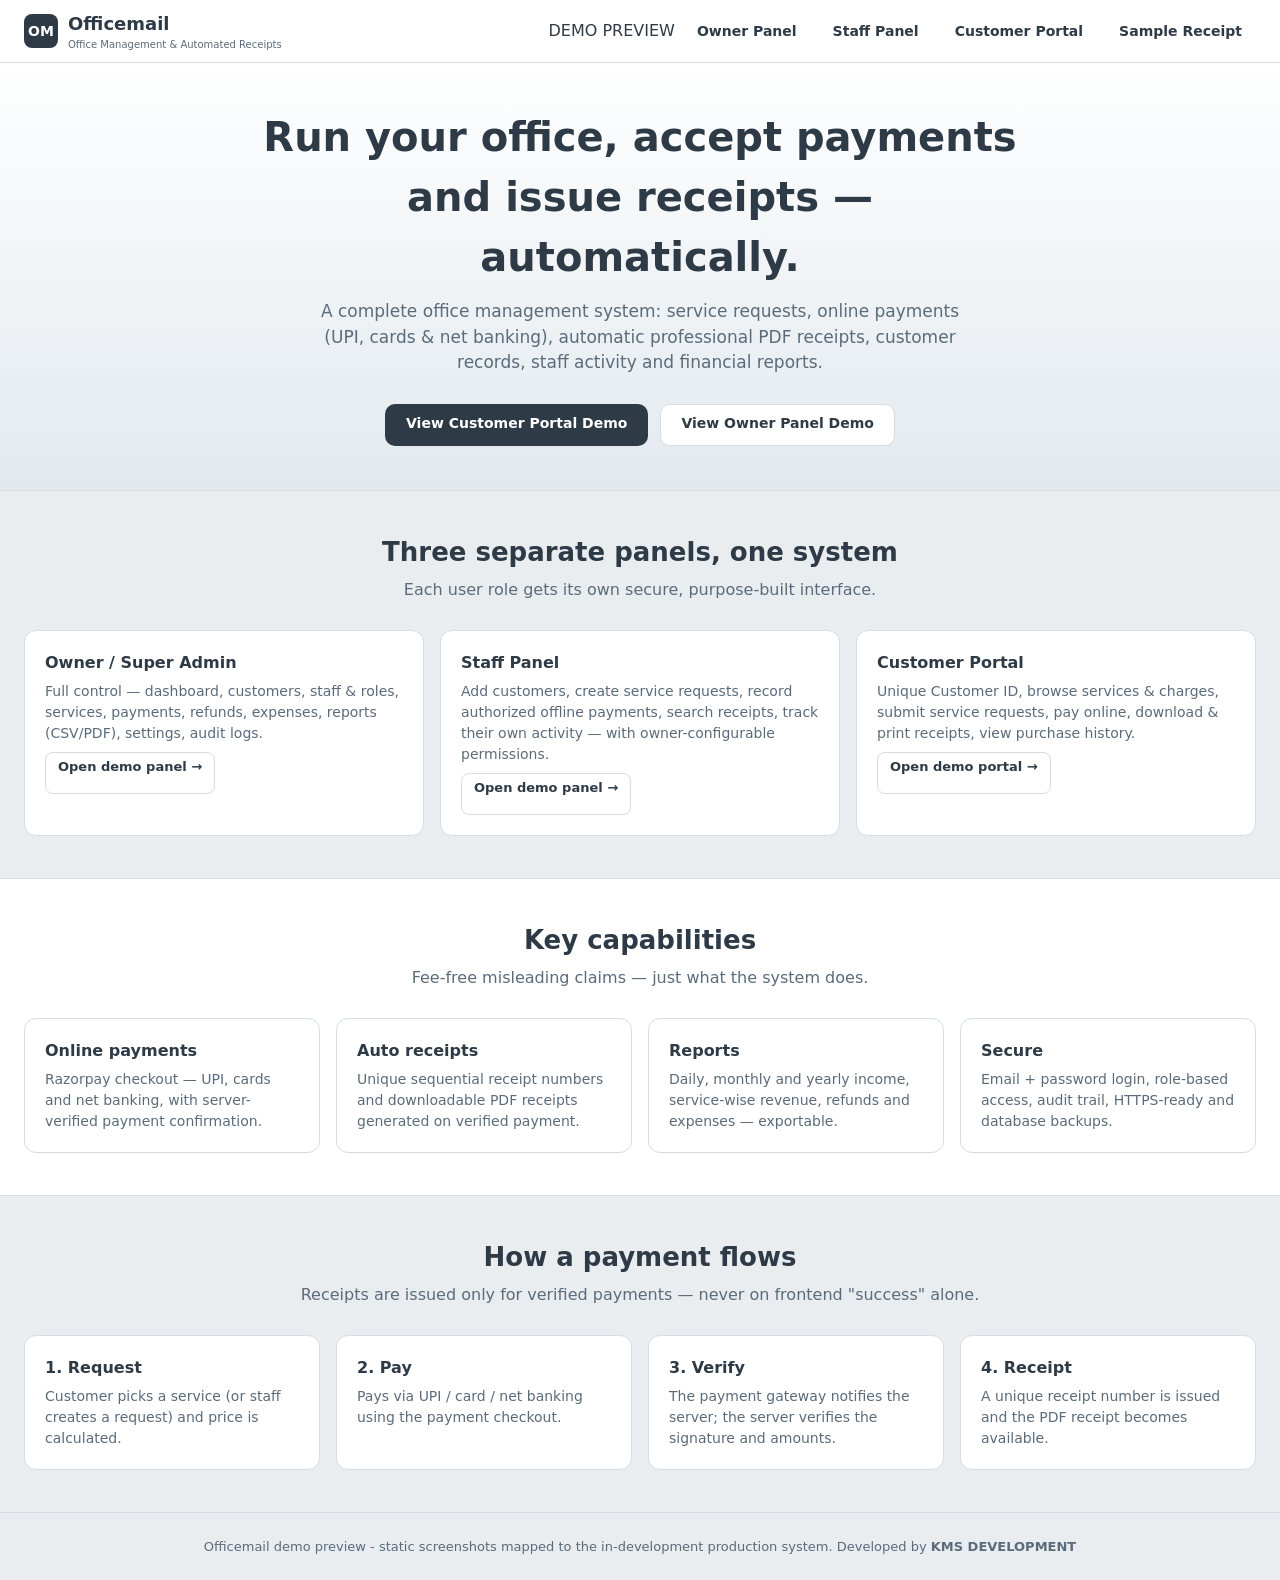
<file: index.html>
<!-- Officemail — DEMO LANDING PAGE (static preview, no backend) -->
<!DOCTYPE html>
<html lang="en">
<head>
  <meta charset="UTF-8" />
  <meta name="viewport" content="width=device-width, initial-scale=1.0, maximum-scale=1.0, viewport-fit=cover" />
  <title>Officemail — Office &amp; Payment Receipt Management (Demo)</title>
  <meta name="theme-color" content="#2E3A46" />
  <link rel="manifest" href="manifest.webmanifest" />
  <link rel="icon" type="image/svg+xml" href="icon.svg" />
  <link rel="stylesheet" href="style.css" />
</head>
<body>
  <header class="topbar">
    <a class="brand" href="index.html">
      <div class="logo">OM</div>
      <div>Officemail<small>Office Management &amp; Automated Receipts</small></div></a>
    <nav class="nav">
      <span class="demo-mode">DEMO PREVIEW</span>
      <a href="owner.html">Owner Panel</a>
      <a href="staff.html">Staff Panel</a>
      <a href="customer.html">Customer Portal</a>
      <a href="receipt.html">Sample Receipt</a>
      
    </nav>
    <button class="menu-toggle" aria-label="Open menu"><svg width="20" height="20" viewBox="0 0 24 24" fill="none" stroke="currentColor" stroke-width="2" stroke-linecap="round"><path d="M4 7h16M4 12h16M4 17h16"/></svg></button>
  </header>

  <div class="hero">
    <h1>Run your office, accept payments and issue receipts — automatically.</h1>
    <p class="lead">
      A complete office management system: service requests, online payments (UPI, cards &amp; net banking),
      automatic professional PDF receipts, customer records, staff activity and financial reports.
    </p>
    <div class="cta">
      <a class="btn btn-primary" href="customer.html">View Customer Portal Demo</a>
      <a class="btn btn-outline" href="owner.html">View Owner Panel Demo</a>
    </div>
  </div>

  <section>
    <h2 class="section-title">Three separate panels, one system</h2>
    <p class="section-sub">Each user role gets its own secure, purpose-built interface.</p>
    <div class="grid grid-3">
      <div class="card">
        <h3>Owner / Super Admin</h3>
        <p>Full control — dashboard, customers, staff &amp; roles, services, payments, refunds, expenses, reports (CSV/PDF), settings, audit logs.</p>
        <div class="spacer"></div>
        <a class="btn btn-sm btn-outline" href="owner.html">Open demo panel →</a>
      </div>
      <div class="card">
        <h3>Staff Panel</h3>
        <p>Add customers, create service requests, record authorized offline payments, search receipts, track their own activity — with owner-configurable permissions.</p>
        <div class="spacer"></div>
        <a class="btn btn-sm btn-outline" href="staff.html">Open demo panel →</a>
      </div>
      <div class="card">
        <h3>Customer Portal</h3>
        <p>Unique Customer ID, browse services &amp; charges, submit service requests, pay online, download &amp; print receipts, view purchase history.</p>
        <div class="spacer"></div>
        <a class="btn btn-sm btn-outline" href="customer.html">Open demo portal →</a>
      </div>
    </div>
  </section>

  <section style="background:#fff;border-top:1px solid var(--border);border-bottom:1px solid var(--border);">
    <h2 class="section-title">Key capabilities</h2>
    <p class="section-sub">Fee-free misleading claims — just what the system does.</p>
    <div class="grid grid-4">
      <div class="card"><h3>Online payments</h3><p>Razorpay checkout — UPI, cards and net banking, with server-verified payment confirmation.</p></div>
      <div class="card"><h3>Auto receipts</h3><p>Unique sequential receipt numbers and downloadable PDF receipts generated on verified payment.</p></div>
      <div class="card"><h3>Reports</h3><p>Daily, monthly and yearly income, service-wise revenue, refunds and expenses — exportable.</p></div>
      <div class="card"><h3>Secure</h3><p>Email + password login, role-based access, audit trail, HTTPS-ready and database backups.</p></div>
    </div>
  </section>

  <section>
    <h2 class="section-title">How a payment flows</h2>
    <p class="section-sub">Receipts are issued only for verified payments — never on frontend "success" alone.</p>
    <div class="grid grid-4">
      <div class="card"><h3>1. Request</h3><p>Customer picks a service (or staff creates a request) and price is calculated.</p></div>
      <div class="card"><h3>2. Pay</h3><p>Pays via UPI / card / net banking using the payment checkout.</p></div>
      <div class="card"><h3>3. Verify</h3><p>The payment gateway notifies the server; the server verifies the signature and amounts.</p></div>
      <div class="card"><h3>4. Receipt</h3><p>A unique receipt number is issued and the PDF receipt becomes available.</p></div>
    </div>
  </section>

  <footer>
    Officemail demo preview - static screenshots mapped to the in-development production system.  Developed by <b>KMS DEVELOPMENT</b>
  </footer>
  <script src="app.js"></script>
</body>
</html>
</file>
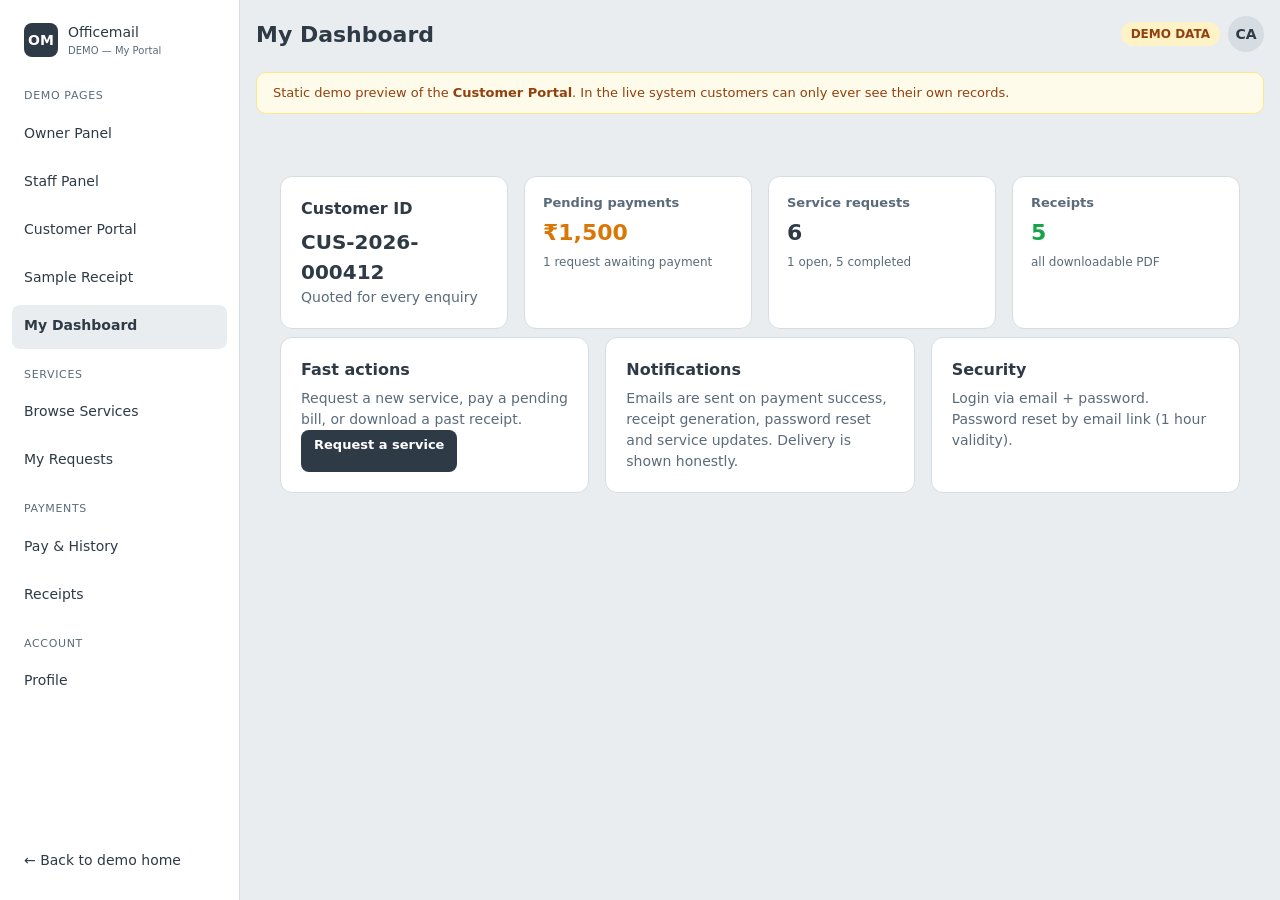
<file: customer.html>
<!-- Officemail — DEMO CUSTOMER PORTAL (static preview, sample data only) -->
<!DOCTYPE html>
<html lang="en">
<head>
  <meta charset="UTF-8" />
  <meta name="viewport" content="width=device-width, initial-scale=1.0" />
  <title>Customer Portal — Officemail (Demo)</title>
  <meta name="theme-color" content="#2E3A46" />
  <link rel="manifest" href="manifest.webmanifest" />
  <link rel="icon" type="image/svg+xml" href="icon.svg" />
  <link rel="stylesheet" href="style.css" />
</head>
<body>
  <div class="mobilebar"><button class="sidebar-toggle" aria-label="Open menu"><svg width="20" height="20" viewBox="0 0 24 24" fill="none" stroke="currentColor" stroke-width="2" stroke-linecap="round"><path d="M4 7h16M4 12h16M4 17h16"/></svg></button><a class="brand" href="index.html" style="font-size:15px"><div class="logo" style="width:30px;height:30px;font-size:12px">OM</div><div>Officemail<small>DEMO</small></div></a></div>
  <div class="app">
    <aside class="sidebar" id="sidebar">
      <a class="brand" href="index.html" style="padding:6px 12px 12px">
        <div class="logo">OM</div>
        <div>Officemail<small>DEMO — My Portal</small></div></a>
      <div class="group">Demo pages</div>
      <a href="owner.html">Owner Panel</a>
      <a href="staff.html">Staff Panel</a>
      <a href="customer.html">Customer Portal</a>
      <a href="receipt.html">Sample Receipt</a>
      <a class="active" href="#" data-target="#page-dash">My Dashboard</a>
      <div class="group">Services</div>
      <a href="#" data-target="#page-services">Browse Services</a>
      <a href="#" data-target="#page-requests">My Requests</a>
      <div class="group">Payments</div>
      <a href="#" data-target="#page-payments">Pay &amp; History</a>
      <a href="#" data-target="#page-receipts">Receipts</a>
      <div class="group">Account</div>
      <a href="#" data-target="#page-profile">Profile</a>
      <a href="index.html" style="margin-top:auto">← Back to demo home</a>
    </aside>

    <main class="main">
      <div class="main-header">
        <h1>My Dashboard</h1>
        <div class="right">
          <span class="badge badge-amber">DEMO DATA</span>
          <div class="avatar">CA</div>
        </div>
      </div>
      <div class="note">Static demo preview of the <b>Customer Portal</b>. In the live system customers can only ever see their own records.</div>

      <!-- DASH -->
      <section data-page id="page-dash">
        <div class="grid grid-4">
          <div class="card"><h3>Customer ID</h3><p style="font-size:20px;font-weight:800;color:var(--primary)">CUS-2026-000412</p><p class="muted">Quoted for every enquiry</p></div>
          <div class="stat amber"><div class="label">Pending payments</div><div class="value">₹1,500</div><div class="sub">1 request awaiting payment</div></div>
          <div class="stat"><div class="label">Service requests</div><div class="value">6</div><div class="sub">1 open, 5 completed</div></div>
          <div class="stat green"><div class="label">Receipts</div><div class="value">5</div><div class="sub">all downloadable PDF</div></div>
        </div>
        <div class="spacer"></div>
        <div class="grid grid-3">
          <div class="card"><h3>Fast actions</h3><p>Request a new service, pay a pending bill, or download a past receipt.</p><a class="btn btn-sm btn-primary" href="#" data-target="#page-services">Request a service</a></div>
          <div class="card"><h3>Notifications</h3><p>Emails are sent on payment success, receipt generation, password reset and service updates. Delivery is shown honestly.</p></div>
          <div class="card"><h3>Security</h3><p>Login via email + password. Password reset by email link (1 hour validity).</p></div>
        </div>
      </section>

      <!-- SERVICES -->
      <section data-page hidden id="page-services">
        <div class="main-header" style="margin-bottom:10px"><h2>Available Services</h2></div>
        <div class="grid grid-3">
          <div class="card"><h3>Sample Document Filing</h3><p>Filing of sample documents with the concerned office. 3 working days.</p><p style="font-size:17px;font-weight:800;margin-top:8px">₹500.00</p><button class="btn btn-sm btn-primary" style="margin-top:8px">Request &amp; pay</button></div>
          <div class="card"><h3>Sample Registration Package</h3><p>Complete application assistance end-to-end. Weekly status updates. 7 days.</p><p style="font-size:17px;font-weight:800;margin-top:8px">₹1,500.00</p><button class="btn btn-sm btn-primary" style="margin-top:8px">Request &amp; pay</button></div>
          <div class="card"><h3>Sample Certificate Service</h3><p>Certificate processing and collection. Typical turnaround 5 days.</p><p style="font-size:17px;font-weight:800;margin-top:8px">₹750.00</p><button class="btn btn-sm btn-primary" style="margin-top:8px">Request &amp; pay</button></div>
        </div>
      </section>

      <!-- REQUESTS -->
      <section data-page hidden id="page-requests">
        <div class="main-header" style="margin-bottom:10px"><h2>My Service Requests</h2></div>
        <div class="table-wrap"><table>
          <thead><tr><th>Request</th><th>Service</th><th>Amount</th><th>Status</th><th></th></tr></thead>
          <tbody>
            <tr><td>SR-2026-000512</td><td>Sample Registration Package</td><td>₹1,500.00</td><td><span class="badge badge-slate">REQUESTED</span></td><td><button class="btn btn-sm btn-primary">Pay now</button></td></tr>
            <tr><td>SR-2026-000502</td><td>Sample Document Filing</td><td>₹500.00</td><td><span class="badge badge-blue">IN PROGRESS</span></td><td><button class="btn btn-sm btn-outline">Details</button></td></tr>
            <tr><td>SR-2026-000244</td><td>Sample Certificate Service</td><td>₹750.00</td><td><span class="badge badge-green">COMPLETED</span></td><td><button class="btn btn-sm btn-outline">Receipt</button></td></tr>
          </tbody>
        </table></div>
      </section>

      <!-- PAYMENTS -->
      <section data-page hidden id="page-payments">
        <div class="main-header" style="margin-bottom:10px"><h2>Payments</h2></div>
        <div class="table-wrap"><table>
          <thead><tr><th>Payment Ref</th><th>Item</th><th>Method</th><th>Amount</th><th>Status</th><th></th></tr></thead>
          <tbody>
            <tr><td>PAY-2026-4c1f8820</td><td>Sample Registration Package</td><td>—</td><td>₹1,500.00</td><td><span class="badge badge-amber">PENDING</span></td><td><button class="btn btn-sm btn-primary">Pay via UPI/Card/NetBanking</button></td></tr>
            <tr><td>PAY-2026-q4af83b1</td><td>Sample Certificate Service</td><td>Online · Razorpay</td><td>₹750.00</td><td><span class="badge badge-green">PAID</span></td><td><button class="btn btn-sm btn-outline">Receipt</button></td></tr>
            <tr><td>PAY-2026-9f2d1101</td><td>Sample Document Filing</td><td>Online · Razorpay</td><td>₹500.00</td><td><span class="badge badge-green">PAID</span></td><td><button class="btn btn-sm btn-outline">Receipt</button></td></tr>
          </tbody>
        </table></div>
        <p class="muted" style="margin-top:8px">You pay through the secure Razorpay checkout (UPI, cards, net banking). The office confirms your receipt automatically after verification.</p>
      </section>

      <!-- RECEIPTS -->
      <section data-page hidden id="page-receipts">
        <div class="main-header" style="margin-bottom:10px"><h2>My Receipts</h2></div>
        <div class="table-wrap"><table>
          <thead><tr><th>Receipt No</th><th>Date</th><th>Item</th><th>Total</th><th>Actions</th></tr></thead>
          <tbody>
            <tr><td>RCP-2026-004763</td><td>2026-11-09</td><td>Sample Certificate Service</td><td>₹750.00</td><td><button class="btn btn-sm btn-outline">Download PDF</button> <button class="btn btn-sm btn-outline">Print</button></td></tr>
            <tr><td>RCP-2026-004701</td><td>2026-10-28</td><td>Sample Document Filing</td><td>₹500.00</td><td><button class="btn btn-sm btn-outline">Download PDF</button> <button class="btn btn-sm btn-outline">Print</button></td></tr>
          </tbody>
        </table></div>
        <a class="btn btn-sm btn-outline" style="margin-top:10px" href="receipt.html">View a full receipt example →</a>
      </section>

      <!-- PROFILE -->
      <section data-page hidden id="page-profile">
        <div class="grid grid-3">
          <div class="card"><h3>My details</h3><p>CUS-2026-000412 · Sample Customer A<br/>98765 43210 · customer@example.com</p></div>
          <div class="card"><h3>Change password</h3><p>Change your password anytime; other sessions are logged out after the change.</p></div>
          <div class="card"><h3>Address</h3><p>Update your address so receipts show correct "Billed To" details.</p></div>
        </div>
      </section>
    </main>
  </div>
  <script src="app.js"></script>
</body>
</html>
</file>
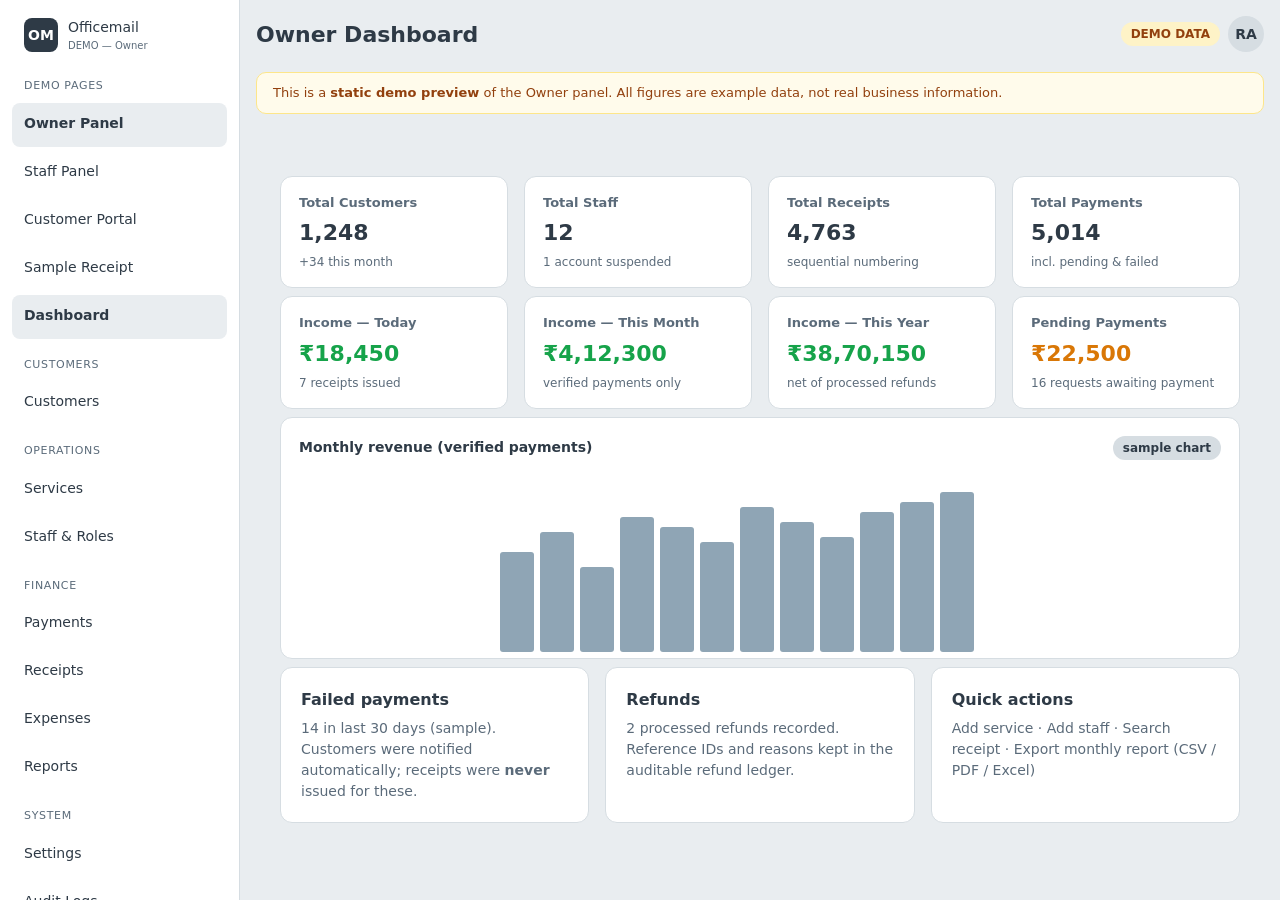
<file: owner.html>
<!-- Officemail — DEMO OWNER PANEL (static preview, sample data only) -->
<!DOCTYPE html>
<html lang="en">
<head>
  <meta charset="UTF-8" />
  <meta name="viewport" content="width=device-width, initial-scale=1.0" />
  <title>Owner Panel — Officemail (Demo)</title>
  <meta name="theme-color" content="#2E3A46" />
  <link rel="manifest" href="manifest.webmanifest" />
  <link rel="icon" type="image/svg+xml" href="icon.svg" />
  <link rel="stylesheet" href="style.css" />
</head>
<body>
  <div class="mobilebar"><button class="sidebar-toggle" aria-label="Open menu"><svg width="20" height="20" viewBox="0 0 24 24" fill="none" stroke="currentColor" stroke-width="2" stroke-linecap="round"><path d="M4 7h16M4 12h16M4 17h16"/></svg></button><a class="brand" href="index.html" style="font-size:15px"><div class="logo" style="width:30px;height:30px;font-size:12px">OM</div><div>Officemail<small>DEMO</small></div></a></div>
  <div class="app">
    <aside class="sidebar" id="sidebar">
      <a class="brand" href="index.html" style="padding:6px 12px 12px">
        <div class="logo">OM</div>
        <div>Officemail<small>DEMO — Owner</small></div></a>
      <div class="group">Demo pages</div>
      <a href="owner.html" class="active">Owner Panel</a>
      <a href="staff.html">Staff Panel</a>
      <a href="customer.html">Customer Portal</a>
      <a href="receipt.html">Sample Receipt</a>
      <a class="active" href="#" data-target="#page-dashboard">Dashboard</a>
      <div class="group">Customers</div>
      <a href="#" data-target="#page-customers">Customers</a>
      <div class="group">Operations</div>
      <a href="#" data-target="#page-services">Services</a>
      <a href="#" data-target="#page-staff">Staff &amp; Roles</a>
      <div class="group">Finance</div>
      <a href="#" data-target="#page-payments">Payments</a>
      <a href="#" data-target="#page-receipts">Receipts</a>
      <a href="#" data-target="#page-expenses">Expenses</a>
      <a href="#" data-target="#page-reports">Reports</a>
      <div class="group">System</div>
      <a href="#" data-target="#page-settings">Settings</a>
      <a href="#" data-target="#page-audit">Audit Logs</a>
      <a href="index.html" style="margin-top:auto">← Back to demo home</a>
    </aside>

    <main class="main">
      <div class="main-header">
        <h1 id="page-title">Owner Dashboard</h1>
        <div class="right">
          <span class="badge badge-amber">DEMO DATA</span>
          <div class="avatar">RA</div>
        </div>
      </div>
      <div class="note">This is a <b>static demo preview</b> of the Owner panel. All figures are example data, not real business information.</div>

      <!-- DASHBOARD -->
      <section data-page id="page-dashboard">
        <div class="grid grid-4">
          <div class="stat"><div class="label">Total Customers</div><div class="value">1,248</div><div class="sub">+34 this month</div></div>
          <div class="stat"><div class="label">Total Staff</div><div class="value">12</div><div class="sub">1 account suspended</div></div>
          <div class="stat"><div class="label">Total Receipts</div><div class="value">4,763</div><div class="sub">sequential numbering</div></div>
          <div class="stat"><div class="label">Total Payments</div><div class="value">5,014</div><div class="sub">incl. pending &amp; failed</div></div>
        </div>
        <div class="spacer"></div>
        <div class="grid grid-4">
          <div class="stat green"><div class="label">Income — Today</div><div class="value">₹18,450</div><div class="sub">7 receipts issued</div></div>
          <div class="stat green"><div class="label">Income — This Month</div><div class="value">₹4,12,300</div><div class="sub">verified payments only</div></div>
          <div class="stat green"><div class="label">Income — This Year</div><div class="value">₹38,70,150</div><div class="sub">net of processed refunds</div></div>
          <div class="stat amber"><div class="label">Pending Payments</div><div class="value">₹22,500</div><div class="sub">16 requests awaiting payment</div></div>
        </div>
        <div class="spacer"></div>
        <div class="chart">
          <div class="chart-title">Monthly revenue (verified payments) <span class="badge badge-slate">sample chart</span></div>
          <svg viewBox="0 0 560 180">
            <rect x="20"  y="80" width="34" height="100" rx="3" class="bar"></rect>
            <rect x="60"  y="60" width="34" height="120" rx="3" class="bar"></rect>
            <rect x="100" y="95" width="34" height="85"  rx="3" class="bar"></rect>
            <rect x="140" y="45" width="34" height="135" rx="3" class="bar"></rect>
            <rect x="180" y="55" width="34" height="125" rx="3" class="bar"></rect>
            <rect x="220" y="70" width="34" height="110" rx="3" class="bar"></rect>
            <rect x="260" y="35" width="34" height="145" rx="3" class="bar"></rect>
            <rect x="300" y="50" width="34" height="130" rx="3" class="bar"></rect>
            <rect x="340" y="65" width="34" height="115" rx="3" class="bar"></rect>
            <rect x="380" y="40" width="34" height="140" rx="3" class="bar"></rect>
            <rect x="420" y="30" width="34" height="150" rx="3" class="bar"></rect>
            <rect x="460" y="20" width="34" height="160" rx="3" class="bar"></rect>
            <text class="axis-label" x="20"  y="192">Apr</text>
            <text class="axis-label" x="100" y="192">Jun</text>
            <text class="axis-label" x="180" y="192">Aug</text>
            <text class="axis-label" x="260" y="192">Oct</text>
            <text class="axis-label" x="340" y="192">Dec</text>
            <text class="axis-label" x="420" y="192">Feb</text>
          </svg>
        </div>
        <div class="spacer"></div>
        <div class="grid grid-3">
          <div class="card"><h3>Failed payments</h3><p>14 in last 30 days (sample). Customers were notified automatically; receipts were <b>never</b> issued for these.</p></div>
          <div class="card"><h3>Refunds</h3><p>2 processed refunds recorded. Reference IDs and reasons kept in the auditable refund ledger.</p></div>
          <div class="card"><h3>Quick actions</h3><p> Add service ·  Add staff ·  Search receipt ·  Export monthly report (CSV / PDF / Excel)</p></div>
        </div>
      </section>

      <!-- CUSTOMERS -->
      <section data-page hidden id="page-customers">
        <div class="main-header" style="margin-bottom:10px"><h2>Customers</h2><div class="right"><input style="width:220px" placeholder="Search name / Customer ID / mobile" /><button class="btn btn-primary btn-sm">+ New Customer</button></div></div>
        <div class="table-wrap"><table>
          <thead><tr><th>Customer ID</th><th>Name</th><th>Mobile</th><th>Status</th><th>Requests</th><th>Lifetime Value</th><th></th></tr></thead>
          <tbody>
            <tr><td>CUS-2026-000412</td><td>Sample Customer A</td><td>98765 43210</td><td><span class="badge badge-green">Active</span></td><td>6</td><td>₹42,750</td><td><button class="btn btn-sm btn-outline">Edit</button></td></tr>
            <tr><td>CUS-2026-000413</td><td>Sample Customer B</td><td>91234 56780</td><td><span class="badge badge-green">Active</span></td><td>2</td><td>₹9,500</td><td><button class="btn btn-sm btn-outline">Edit</button></td></tr>
            <tr><td>CUS-2026-000414</td><td>Sample Customer C</td><td>97711 23334</td><td><span class="badge badge-slate">Inactive</span></td><td>0</td><td>—</td><td><button class="btn btn-sm btn-outline">Edit</button></td></tr>
          </tbody>
        </table></div>
        <p class="muted" style="margin-top:8px">142 more rows — paginated in the real system. Search works by name, ID, mobile or email.</p>
      </section>

      <!-- SERVICES -->
      <section data-page hidden id="page-services">
        <div class="main-header" style="margin-bottom:10px"><h2>Services</h2><div class="right"><button class="btn btn-primary btn-sm">+ New Service</button></div></div>
        <div class="table-wrap"><table>
          <thead><tr><th>Category</th><th>Service</th><th>Price</th><th>Duration</th><th>Status</th><th></th></tr></thead>
          <tbody>
            <tr><td>Documents</td><td>Sample Document Filing</td><td>₹500.00</td><td>3 days</td><td><span class="badge badge-green">Active</span></td><td><button class="btn btn-sm btn-outline">Edit</button></td></tr>
            <tr><td>Compliance</td><td>Sample Registration Package</td><td>₹1,500.00</td><td>7 days</td><td><span class="badge badge-green">Active</span></td><td><button class="btn btn-sm btn-outline">Edit</button></td></tr>
            <tr><td>Other Services</td><td>Sample Certificate Service</td><td>₹750.00</td><td>—</td><td><span class="badge badge-green">Active</span></td><td><button class="btn btn-sm btn-outline">Edit</button></td></tr>
            <tr><td>Documents</td><td>Sample Legacy Service (retired)</td><td>₹300.00</td><td>—</td><td><span class="badge badge-red">Inactive</span></td><td><button class="btn btn-sm btn-outline">Edit</button></td></tr>
          </tbody>
        </table></div>
        <p class="muted" style="margin-top:8px">Services, categories, prices, durations and discounts are owner-configurable — no code changes needed.</p>
      </section>

      <!-- STAFF & ROLES -->
      <section data-page hidden id="page-staff">
        <div class="main-header" style="margin-bottom:10px"><h2>Staff &amp; Roles</h2><div class="right"><button class="btn btn-primary btn-sm">+ Add Staff</button></div></div>
        <div class="table-wrap"><table>
          <thead><tr><th>Employee Code</th><th>Name</th><th>Role</th><th>Status</th><th>Per. granted</th><th></th></tr></thead>
          <tbody>
            <tr><td>EMP-2026-000021</td><td>Sample Staff — Front Desk</td><td>STAFF</td><td><span class="badge badge-green">Active</span></td><td>9 of 9</td><td><button class="btn btn-sm btn-outline">Permissions</button> <button class="btn btn-sm btn-danger">Suspend</button></td></tr>
            <tr><td>EMP-2026-000022</td><td>Sample Staff — Assistant</td><td>STAFF</td><td><span class="badge badge-green">Active</span></td><td>5 of 9</td><td><button class="btn btn-sm btn-outline">Permissions</button> <button class="btn btn-sm btn-danger">Suspend</button></td></tr>
            <tr><td>EMP-2026-000019</td><td>Sample Staff — Suspended</td><td>STAFF</td><td><span class="badge badge-red">Suspended</span></td><td>—</td><td><button class="btn btn-sm btn-primary">Activate</button></td></tr>
          </tbody>
        </table></div>
        <div class="spacer"></div>
        <div class="card"><h3>Permission control</h3><p>The owner grants each staff role specific permissions, e.g.: customers.create · customers.update · requests.update · payments.record_offline · reports.view · receipts.read_all. Staff can never see owner-only financial settings or unrestricted admin controls.</p></div>
      </section>

      <!-- PAYMENTS -->
      <section data-page hidden id="page-payments">
        <div class="main-header" style="margin-bottom:10px"><h2>Payments</h2><div class="right"><select style="width:160px"><option>All statuses</option><option>Paid</option><option>Pending</option><option>Failed</option><option>Refunded</option></select></div></div>
        <div class="table-wrap"><table>
          <thead><tr><th>Payment Ref</th><th>Service</th><th>Method</th><th>Amount</th><th>Status</th><th>Action</th></tr></thead>
          <tbody>
            <tr><td>PAY-2026-q4af83b1</td><td>Sample Document Filing</td><td>Online · Razorpay</td><td>₹500.00</td><td><span class="badge badge-green">PAID</span></td><td><button class="btn btn-sm btn-outline">View</button></td></tr>
            <tr><td>PAY-2026-c27ec5b5</td><td>Sample Certificate Service</td><td>Offline · Cash</td><td>₹750.00</td><td><span class="badge badge-green">PAID</span></td><td><button class="btn btn-sm btn-outline">View</button></td></tr>
            <tr><td>PAY-2026-bd0113f2</td><td>Sample Registration Package</td><td>Online · Razorpay</td><td>₹1,500.00</td><td><span class="badge badge-amber">PENDING</span></td><td><button class="btn btn-sm btn-outline">View</button></td></tr>
            <tr><td>PAY-2026-991a2fe0</td><td>Sample Document Filing</td><td>Online · Razorpay</td><td>₹500.00</td><td><span class="badge badge-red">FAILED</span></td><td><button class="btn btn-sm btn-outline">View</button></td></tr>
          </tbody>
        </table></div>
        <p class="muted" style="margin-top:8px">A payment only becomes PAID after gateway webhook verification (or an owner-authorized offline record). Refund button appears for verified payments (owner only).</p>
      </section>

      <!-- RECEIPTS -->
      <section data-page hidden id="page-receipts">
        <div class="main-header" style="margin-bottom:10px"><h2>Receipts</h2><div class="right"><input style="width:280px" placeholder="Search receipt no / customer ID / mobile / txn id" /></div></div>
        <div class="table-wrap"><table>
          <thead><tr><th>Receipt No</th><th>Customer</th><th>Service</th><th>Total</th><th>Status</th><th>Actions</th></tr></thead>
          <tbody>
            <tr><td>RCP-2026-004763</td><td>CUS-2026-000412</td><td>Sample Certificate Service</td><td>₹750.00</td><td><span class="badge badge-green">ISSUED</span></td><td><button class="btn btn-sm btn-outline">PDF</button> <button class="btn btn-sm btn-outline">Print</button></td></tr>
            <tr><td>RCP-2026-004762</td><td>CUS-2026-000413</td><td>Sample Registration Package</td><td>₹1,455.00</td><td><span class="badge badge-green">ISSUED</span></td><td><button class="btn btn-sm btn-outline">PDF</button> <button class="btn btn-sm btn-outline">Print</button></td></tr>
            <tr><td>RCP-2026-004740</td><td>CUS-2026-000401</td><td>Sample Legacy Service</td><td>₹300.00</td><td><span class="badge badge-red">CANCELLED (refunded)</span></td><td><button class="btn btn-sm btn-outline">View history</button></td></tr>
          </tbody>
        </table></div>
        <a class="btn btn-sm btn-outline" style="margin-top:10px" href="receipt.html">Open full receipt example →</a>
      </section>

      <!-- EXPENSES -->
      <section data-page hidden id="page-expenses">
        <div class="main-header" style="margin-bottom:10px"><h2>Expenses</h2><div class="right"><button class="btn btn-primary btn-sm">+ Record Expense</button></div></div>
        <div class="table-wrap"><table>
          <thead><tr><th>Date</th><th>Category</th><th>Description</th><th>Amount</th><th></th></tr></thead>
          <tbody>
            <tr><td>2026-11-09</td><td>Utilities</td><td>Sample electricity bill</td><td>₹3,120.00</td><td><button class="btn btn-sm btn-outline">Edit</button></td></tr>
            <tr><td>2026-11-05</td><td>Rent</td><td>Sample office rent — Nov</td><td>₹25,000.00</td><td><button class="btn btn-sm btn-outline">Edit</button></td></tr>
            <tr><td>2026-11-02</td><td>Stationery</td><td>Sample printer paper</td><td>₹640.00</td><td><button class="btn btn-sm btn-outline">Edit</button></td></tr>
          </tbody>
        </table></div>
      </section>

      <!-- REPORTS -->
      <section data-page hidden id="page-reports">
        <div class="main-header" style="margin-bottom:10px"><h2>Reports</h2>
          <div class="right"><input type="date" style="width:150px" value="2026-11-01" /> <input type="date" style="width:150px" value="2026-11-10" />
            <button class="btn btn-sm btn-outline">Export CSV</button><button class="btn btn-sm btn-outline">Export Excel</button><button class="btn btn-sm btn-outline">Export PDF</button></div>
        </div>
        <div class="table-wrap"><table>
          <thead><tr><th>Service (period)</th><th>Requests</th><th>Verified revenue</th><th>Offline share</th></tr></thead>
          <tbody>
            <tr><td>Sample Registration Package</td><td>86</td><td>₹1,27,000</td><td>22%</td></tr>
            <tr><td>Sample Document Filing</td><td>212</td><td>₹1,06,000</td><td>18%</td></tr>
            <tr><td>Sample Certificate Service</td><td>131</td><td>₹98,250</td><td>9%</td></tr>
          </tbody>
        </table></div>
        <p class="muted" style="margin-top:8px">Revenues count verified payments only; pending/failed/refunded never inflate income. Daily / weekly / monthly / annual breakdowns, staff activity and receipt reports included.</p>
      </section>

      <!-- SETTINGS -->
      <section data-page hidden id="page-settings">
        <div class="grid grid-3">
          <div class="card"><h3>Business profile</h3><p>Business name, address, contact details, GSTIN/ID (optional), settings for the receipt header.</p></div>
          <div class="card"><h3>Receipt template</h3><p>Receipt number prefix, footer note, signature line, logo toggle. Upload the official logo.</p></div>
          <div class="card"><h3>Invoice &amp; tax</h3><p>GST invoice fields stay disabled until you confirm book-keeping needs. Enabling produces tax invoices with tax lines.</p></div>
        </div>
        <div class="spacer"></div>
        <div class="grid grid-3">
          <div class="card"><h3>Notification settings</h3><p>Email on/off, optional SMS and WhatsApp (works only with a provider configured; delivery is honestly reported from provider confirmation).</p></div>
          <div class="card"><h3>Payment gateway</h3><p>Razorpay test mode first; live keys added through environment configuration — never stored in the database or frontend.</p></div>
          <div class="card"><h3>Backups &amp; security</h3><p>Database backup files with restore procedure documented; audit log retention; rate limits and login throttling.</p></div>
        </div>
      </section>

      <!-- AUDIT -->
      <section data-page hidden id="page-audit">
        <div class="table-wrap"><table>
          <thead><tr><th>When</th><th>Actor</th><th>Action</th><th>Entity</th><th>IP</th></tr></thead>
          <tbody>
            <tr><td>2026-11-10 11:42</td><td>Owner</td><td>RECEIPT_CANCELLED</td><td>Receipt RCP-2026-004740</td><td>103.25.7.11</td></tr>
            <tr><td>2026-11-10 11:40</td><td>Staff EMP-21</td><td>OFFLINE_PAYMENT_RECORDED</td><td>PAY-2026-c27ec5b5</td><td>103.25.7.14</td></tr>
            <tr><td>2026-11-10 10:59</td><td>System</td><td>PAYMENT_VERIFIED</td><td>PAY-2026-q4af83b1 (webhook)</td><td>—</td></tr>
          </tbody>
        </table></div>
      </section>
    </main>
  </div>
  <script src="app.js"></script>
</body>
</html>
</file>
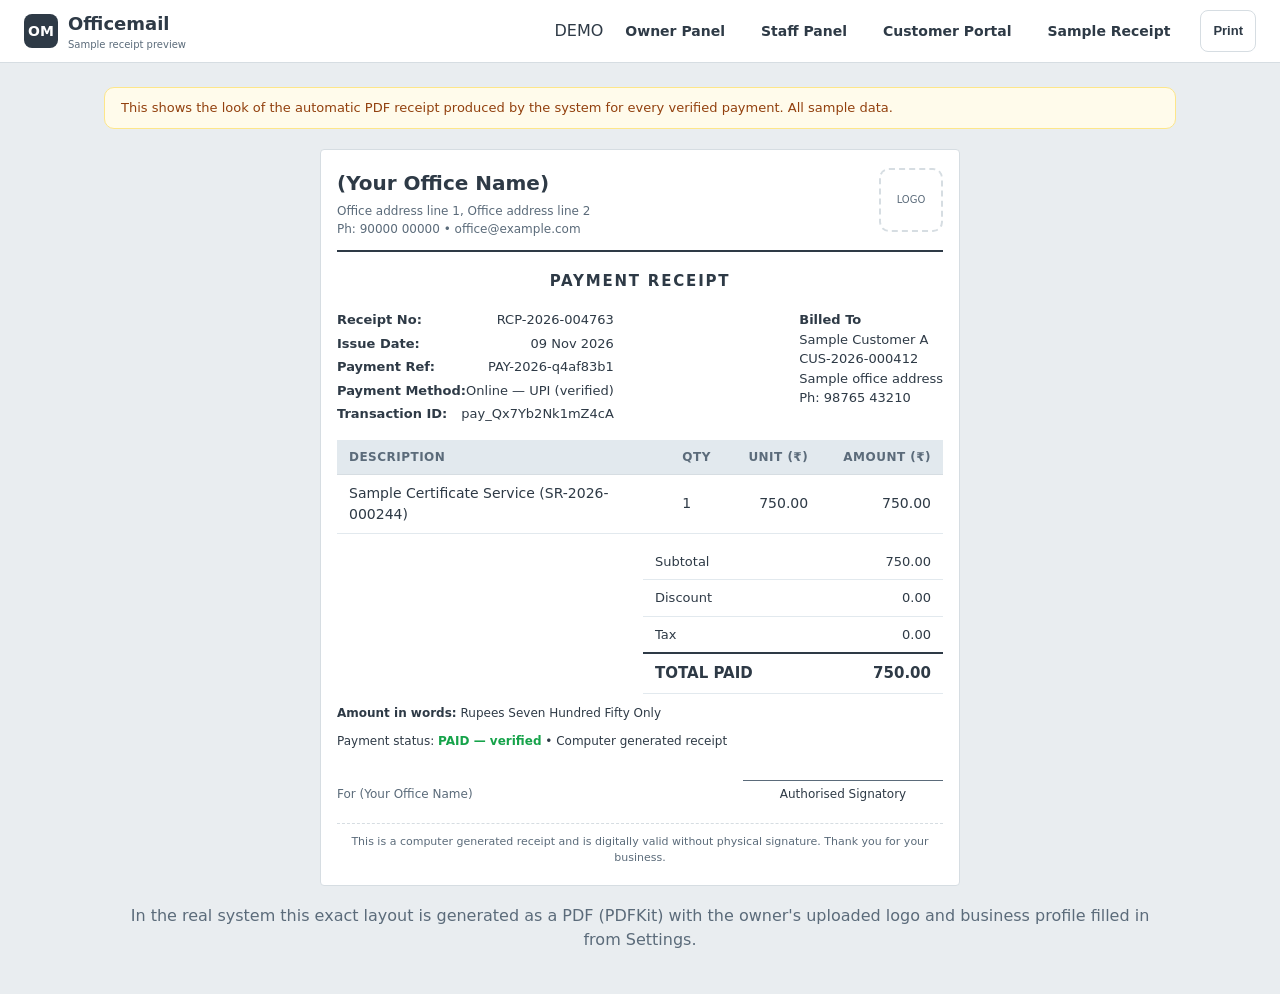
<file: receipt.html>
<!-- Officemail — SAMPLE RECEIPT PREVIEW (static demo) -->
<!DOCTYPE html>
<html lang="en">
<head>
  <meta charset="UTF-8" />
  <meta name="viewport" content="width=device-width, initial-scale=1.0" />
  <title>Sample Receipt — Officemail (Demo)</title>
  <meta name="theme-color" content="#2E3A46" />
  <link rel="manifest" href="manifest.webmanifest" />
  <link rel="icon" type="image/svg+xml" href="icon.svg" />
  <link rel="stylesheet" href="style.css" />
</head>
<body>
  <header class="topbar">
    <a class="brand" href="index.html"><div class="logo">OM</div><div>Officemail<small>Sample receipt preview</small></div></div></a>
    <nav class="nav">
      <span class="demo-mode">DEMO</span>
      <a href="owner.html">Owner Panel</a>
      <a href="staff.html">Staff Panel</a>
      <a href="customer.html">Customer Portal</a>
      <a href="receipt.html">Sample Receipt</a>
    </nav>
    <button class="btn btn-sm btn-outline" onclick="window.print()">Print</button>
    <button class="menu-toggle" aria-label="Open menu"><svg width="20" height="20" viewBox="0 0 24 24" fill="none" stroke="currentColor" stroke-width="2" stroke-linecap="round"><path d="M4 7h16M4 12h16M4 17h16"/></svg></button>
  </header>

  <main class="container">
    <div class="note">This shows the look of the automatic PDF receipt produced by the system for every verified payment. All sample data.</div>

    <div class="receipt">
      <div class="r-header">
        <div>
          <div class="biz">(Your Office Name)</div>
          <div class="biz-meta">
            Office address line 1, Office address line 2<br/>
            Ph: 90000 00000 • office@example.com
          </div>
        </div>
        <div style="width:64px;height:64px;border:2px dashed var(--border);border-radius:10px;display:flex;align-items:center;justify-content:center;font-size:10px;color:var(--muted)">LOGO</div>
      </div>

      <div class="title">PAYMENT RECEIPT</div>

      <div style="display:flex;justify-content:space-between;flex-wrap:wrap;gap:12px">
        <div>
          <div class="r-meta"><b>Receipt No:</b> RCP-2026-004763</div>
          <div class="r-meta"><b>Issue Date:</b> 09 Nov 2026</div>
          <div class="r-meta"><b>Payment Ref:</b> PAY-2026-q4af83b1</div>
          <div class="r-meta"><b>Payment Method:</b> Online — UPI (verified)</div>
          <div class="r-meta"><b>Transaction ID:</b> pay_Qx7Yb2Nk1mZ4cA</div>
        </div>
        <div style="font-size:13px">
          <b>Billed To</b><br/>
          Sample Customer A<br/>
          CUS-2026-000412<br/>
          Sample office address<br/>
          Ph: 98765 43210
        </div>
      </div>

      <table>
        <thead><tr><th style="width:55%">Description</th><th>Qty</th><th style="text-align:right">Unit (₹)</th><th style="text-align:right">Amount (₹)</th></tr></thead>
        <tbody>
          <tr><td>Sample Certificate Service (SR-2026-000244)</td><td>1</td><td style="text-align:right">750.00</td><td style="text-align:right">750.00</td></tr>
        </tbody>
      </table>

      <table class="totals" style="font-size:13px">
        <tbody>
          <tr><td>Subtotal</td><td>750.00</td></tr>
          <tr><td>Discount</td><td>0.00</td></tr>
          <tr><td>Tax</td><td>0.00</td></tr>
          <tr class="grand"><td>TOTAL PAID</td><td>750.00</td></tr>
        </tbody>
      </table>

      <div class="words"><b>Amount in words:</b> Rupees Seven Hundred Fifty Only</div>
      <div class="words muted">Payment status: <b style="color:var(--green)">PAID — verified</b> • Computer generated receipt</div>

      <div class="sig">
        <div class="muted">For (Your Office Name)</div>
        <div class="line">Authorised Signatory</div>
      </div>

      <div class="footer-note">This is a computer generated receipt and is digitally valid without physical signature. Thank you for your business.</div>
    </div>

    <p class="muted" style="text-align:center;margin:18px">In the real system this exact layout is generated as a PDF (PDFKit) with the owner's uploaded logo and business profile filled in from Settings.</p>
  </main>
  <script src="app.js"></script>
</body>
</html>
</file>
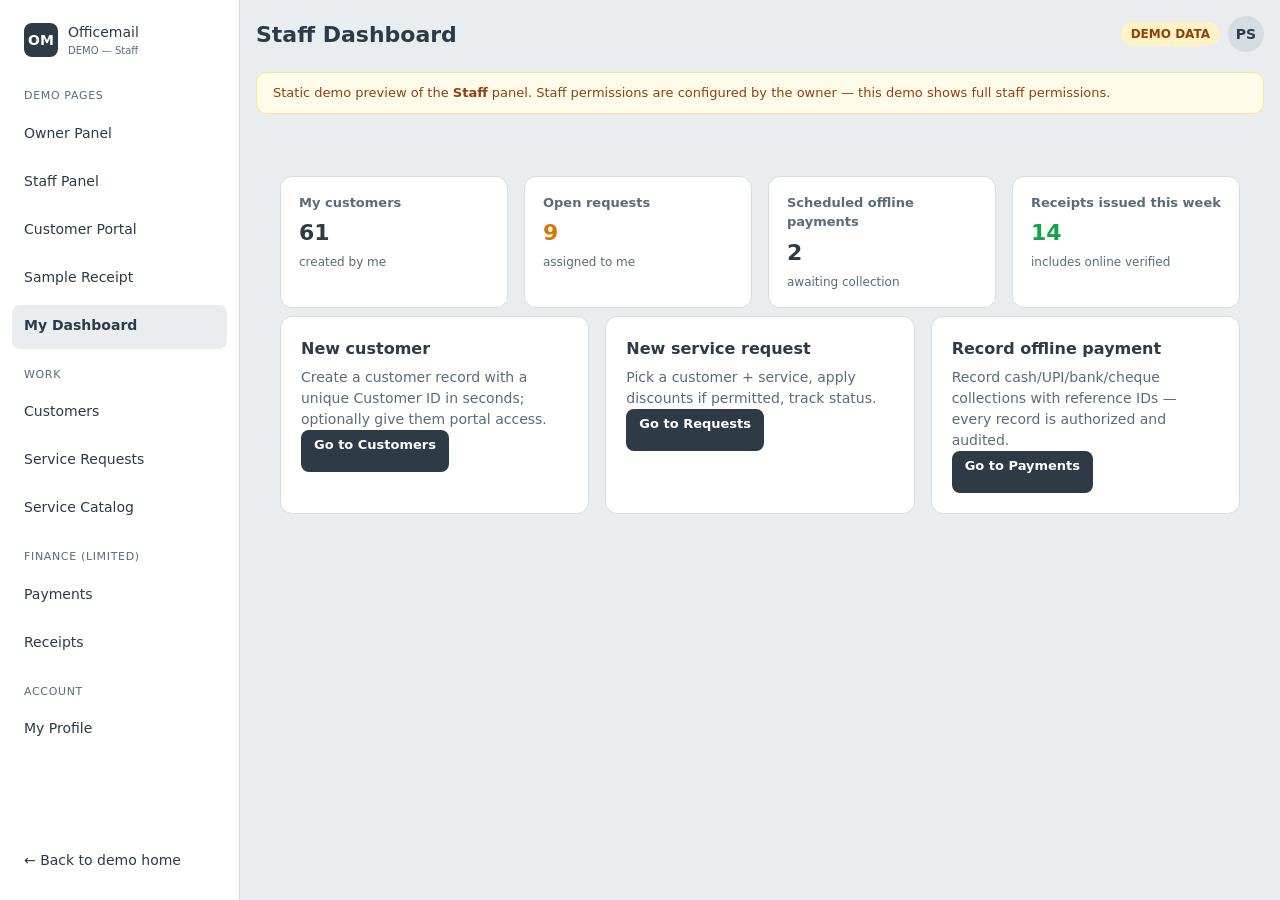
<file: staff.html>
<!-- Officemail — DEMO STAFF PANEL (static preview, sample data only) -->
<!DOCTYPE html>
<html lang="en">
<head>
  <meta charset="UTF-8" />
  <meta name="viewport" content="width=device-width, initial-scale=1.0" />
  <title>Staff Panel — Officemail (Demo)</title>
  <meta name="theme-color" content="#2E3A46" />
  <link rel="manifest" href="manifest.webmanifest" />
  <link rel="icon" type="image/svg+xml" href="icon.svg" />
  <link rel="stylesheet" href="style.css" />
</head>
<body>
  <div class="mobilebar"><button class="sidebar-toggle" aria-label="Open menu"><svg width="20" height="20" viewBox="0 0 24 24" fill="none" stroke="currentColor" stroke-width="2" stroke-linecap="round"><path d="M4 7h16M4 12h16M4 17h16"/></svg></button><a class="brand" href="index.html" style="font-size:15px"><div class="logo" style="width:30px;height:30px;font-size:12px">OM</div><div>Officemail<small>DEMO</small></div></a></div>
  <div class="app">
    <aside class="sidebar" id="sidebar">
      <a class="brand" href="index.html" style="padding:6px 12px 12px">
        <div class="logo">OM</div>
        <div>Officemail<small>DEMO — Staff</small></div></a>
      <div class="group">Demo pages</div>
      <a href="owner.html">Owner Panel</a>
      <a href="staff.html">Staff Panel</a>
      <a href="customer.html">Customer Portal</a>
      <a href="receipt.html">Sample Receipt</a>
      <a class="active" href="#" data-target="#page-dash">My Dashboard</a>
      <div class="group">Work</div>
      <a href="#" data-target="#page-customers">Customers</a>
      <a href="#" data-target="#page-requests">Service Requests</a>
      <a href="#" data-target="#page-services">Service Catalog</a>
      <div class="group">Finance (limited)</div>
      <a href="#" data-target="#page-payments">Payments</a>
      <a href="#" data-target="#page-receipts">Receipts</a>
      <div class="group">Account</div>
      <a href="#" data-target="#page-profile">My Profile</a>
      <a href="index.html" style="margin-top:auto">← Back to demo home</a>
    </aside>

    <main class="main">
      <div class="main-header">
        <h1>Staff Dashboard</h1>
        <div class="right">
          <span class="badge badge-amber">DEMO DATA</span>
          <div class="avatar">PS</div>
        </div>
      </div>
      <div class="note">Static demo preview of the <b>Staff</b> panel. Staff permissions are configured by the owner — this demo shows full staff permissions.</div>

      <!-- DASH -->
      <section data-page id="page-dash">
        <div class="grid grid-4">
          <div class="stat"><div class="label">My customers</div><div class="value">61</div><div class="sub">created by me</div></div>
          <div class="stat amber"><div class="label">Open requests</div><div class="value">9</div><div class="sub">assigned to me</div></div>
          <div class="stat"><div class="label">Scheduled offline payments</div><div class="value">2</div><div class="sub">awaiting collection</div></div>
          <div class="stat green"><div class="label">Receipts issued this week</div><div class="value">14</div><div class="sub">includes online verified</div></div>
        </div>
        <div class="spacer"></div>
        <div class="grid grid-3">
          <div class="card"><h3>New customer</h3><p>Create a customer record with a unique Customer ID in seconds; optionally give them portal access.</p><a class="btn btn-sm btn-primary" href="#" data-target="#page-customers">Go to Customers</a></div>
          <div class="card"><h3>New service request</h3><p>Pick a customer + service, apply discounts if permitted, track status.</p><a class="btn btn-sm btn-primary" href="#" data-target="#page-requests">Go to Requests</a></div>
          <div class="card"><h3>Record offline payment</h3><p>Record cash/UPI/bank/cheque collections with reference IDs — every record is authorized and audited.</p><a class="btn btn-sm btn-primary" href="#" data-target="#page-payments">Go to Payments</a></div>
        </div>
      </section>

      <!-- CUSTOMERS -->
      <section data-page hidden id="page-customers">
        <div class="main-header" style="margin-bottom:10px"><h2>Customers</h2><div class="right"><input style="width:240px" placeholder="Search name / Customer ID / mobile" /><button class="btn btn-primary btn-sm">+ New Customer</button></div></div>
        <div class="table-wrap"><table>
          <thead><tr><th>Customer ID</th><th>Name</th><th>Mobile</th><th>Status</th><th>My requests</th><th></th></tr></thead>
          <tbody>
            <tr><td>CUS-2026-000419</td><td>Sample Customer D</td><td>98201 55667</td><td><span class="badge badge-green">Active</span></td><td>3</td><td><button class="btn btn-sm btn-outline">Edit</button> <button class="btn btn-sm btn-outline">New Request</button></td></tr>
            <tr><td>CUS-2026-000420</td><td>Sample Customer E</td><td>97005 12082</td><td><span class="badge badge-green">Active</span></td><td>1</td><td><button class="btn btn-sm btn-outline">Edit</button> <button class="btn btn-sm btn-outline">New Request</button></td></tr>
          </tbody>
        </table></div>
      </section>

      <!-- REQUESTS -->
      <section data-page hidden id="page-requests">
        <div class="main-header" style="margin-bottom:10px"><h2>Service Requests</h2><div class="right"><button class="btn btn-primary btn-sm">+ New Request</button></div></div>
        <div class="table-wrap"><table>
          <thead><tr><th>Request</th><th>Customer</th><th>Service</th><th>Amount</th><th>Status</th><th></th></tr></thead>
          <tbody>
            <tr><td>SR-2026-000512</td><td>CUS-2026-000419</td><td>Sample Document Filing</td><td>₹500.00</td><td><span class="badge badge-blue">IN PROGRESS</span></td><td><button class="btn btn-sm btn-outline">Update</button> <button class="btn btn-sm btn-primary">Take payment</button></td></tr>
            <tr><td>SR-2026-000509</td><td>CUS-2026-000420</td><td>Sample Registration Package</td><td>₹1,500.00</td><td><span class="badge badge-slate">ACCEPTED</span></td><td><button class="btn btn-sm btn-outline">Update</button> <button class="btn btn-sm btn-primary">Take payment</button></td></tr>
            <tr><td>SR-2026-000505</td><td>CUS-2026-000419</td><td>Sample Certificate Service</td><td>₹750.00</td><td><span class="badge badge-green">COMPLETED</span></td><td><button class="btn btn-sm btn-outline">Receipt</button></td></tr>
          </tbody>
        </table></div>
      </section>

      <!-- SERVICES -->
      <section data-page hidden id="page-services">
        <div class="table-wrap"><table>
          <thead><tr><th>Category</th><th>Service</th><th>Price</th><th>Duration</th></tr></thead>
          <tbody>
            <tr><td>Documents</td><td>Sample Document Filing</td><td>₹500.00</td><td>3 days</td></tr>
            <tr><td>Compliance</td><td>Sample Registration Package</td><td>₹1,500.00</td><td>7 days</td></tr>
            <tr><td>Other Services</td><td>Sample Certificate Service</td><td>₹750.00</td><td>—</td></tr>
          </tbody>
        </table></div>
        <p class="muted" style="margin-top:8px">Staff see the catalog read-only. Only the owner can change services and prices.</p>
      </section>

      <!-- PAYMENTS -->
      <section data-page hidden id="page-payments">
        <div class="main-header" style="margin-bottom:10px"><h2>Payments</h2><div class="right"><select style="width:150px"><option>All</option><option>Paid</option><option>Pending</option></select> <button class="btn btn-primary btn-sm">+ Record offline payment</button></div></div>
        <div class="table-wrap"><table>
          <thead><tr><th>Payment Ref</th><th>Service</th><th>Method</th><th>Amount</th><th>Status</th><th></th></tr></thead>
          <tbody>
            <tr><td>PAY-2026-88aa71c2</td><td>Sample Document Filing</td><td>Offline · UPI (ref 4120…)</td><td>₹500.00</td><td><span class="badge badge-green">PAID</span></td><td><button class="btn btn-sm btn-outline">Receipt</button></td></tr>
            <tr><td>PAY-2026-ad77cy1f</td><td>Sample Registration Package</td><td>Online · Razorpay</td><td>₹1,500.00</td><td><span class="badge badge-amber">PENDING</span></td><td><button class="btn btn-sm btn-outline">View</button></td></tr>
          </tbody>
        </table></div>
        <p class="muted" style="margin-top:8px">Recording an offline payment requires the owner-granted permission "payments.record_offline". Duplicate reference IDs are rejected automatically.</p>
      </section>

      <!-- RECEIPTS -->
      <section data-page hidden id="page-receipts">
        <div class="main-header" style="margin-bottom:10px"><h2>Receipts</h2><div class="right"><input style="width:260px" placeholder="Search receipt no / mobile / txn id" /></div></div>
        <div class="table-wrap"><table>
          <thead><tr><th>Receipt No</th><th>Customer</th><th>Total</th><th>Status</th><th>Actions</th></tr></thead>
          <tbody>
            <tr><td>RCP-2026-004755</td><td>CUS-2026-000419</td><td>₹500.00</td><td><span class="badge badge-green">ISSUED</span></td><td><button class="btn btn-sm btn-outline">PDF</button> <button class="btn btn-sm btn-outline">Print</button></td></tr>
            <tr><td>RCP-2026-004748</td><td>CUS-2026-000420</td><td>₹750.00</td><td><span class="badge badge-green">ISSUED</span></td><td><button class="btn btn-sm btn-outline">PDF</button> <button class="btn btn-sm btn-outline">Print</button></td></tr>
          </tbody>
        </table></div>
        <p class="muted" style="margin-top:8px">Cancellation belongs to the owner only, with a recorded reason and preserved history.</p>
      </section>

      <!-- PROFILE -->
      <section data-page hidden id="page-profile">
        <div class="grid grid-2 grid-3">
          <div class="card"><h3>My details</h3><p>EMP-2026-000021 · Sample Staff — Front Desk<br/>Joined Mar 2026</p></div>
          <div class="card"><h3>Change password</h3><p>Current password + new password (min 8 chars). All other sessions are logged out after a change.</p></div>
          <div class="card"><h3>My activity</h3><p>My logins, records created, offline payments recorded, requests updated.</p></div>
        </div>
      </section>
    </main>
  </div>
  <script src="app.js"></script>
</body>
</html>
</file>
<file: style.css>
/* Officemail â€” static demo styles (self-contained, offline) */
:root {
  --bg: #E9EDF0;
  --card: #ffffff;
  --text: #2E3A46;
  --muted: #5B6B7A;
  --border: #D6DDE2;
  --primary: #2E3A46;
  --primary-dark: #242E38;
  --green: #16a34a;
  --amber: #d97706;
  --red: #dc2626;
}
* { margin: 0; padding: 0; box-sizing: border-box; }
body {
  font-family: "Segoe UI", system-ui, -apple-system, Arial, sans-serif;
  background: var(--bg); color: var(--text); line-height: 1.5;
}
a { color: var(--primary); text-decoration: none; }
.topbar {
  background: #fff; border-bottom: 1px solid var(--border);
  padding: 10px 24px; display: flex; align-items: center; gap: 16px;
  position: sticky; top: 0; z-index: 40;
}
.brand { display: flex; align-items: center; gap: 10px; font-weight: 700; font-size: 18px; }
a.brand { color: inherit; text-decoration: none; cursor: pointer; }
a.brand:hover .logo { transform: scale(1.05); }
a.brand .logo { transition: transform .15s ease; }
.brand .logo {
  width: 34px; height: 34px; border-radius: 8px; background: var(--primary);
  color: #fff; display: flex; align-items: center; justify-content: center; font-size: 14px; font-weight: 800;
}
.brand small { display: block; font-size: 10px; font-weight: 500; color: var(--muted); }
.container { max-width: 1120px; margin: 0 auto; padding: 24px; }
.nav { margin-left: auto; display: flex; gap: 8px; align-items: center; flex-wrap: wrap; }
.nav a { padding: 8px 14px; border-radius: 8px; font-size: 14px; font-weight: 600; color: #2E3A46; }
.nav a:hover { background: #E9EDF0; color: var(--primary); }
.nav a.demo-mode { color: #b45309; background: #fef3c7; font-weight: 700; }

/* Hero */
.hero {
  background: linear-gradient(180deg, #ffffff 0%, #E2E9EE 100%);
  border-bottom: 1px solid var(--border); padding: 64px 24px;
}
.hero h1 { font-size: 40px; max-width: 760px; margin: 0 auto 12px; text-align: center; }
.hero p.lead { color: var(--muted); max-width: 640px; margin: 0 auto 28px; text-align: center; font-size: 17px; }
.hero .cta { display: flex; gap: 12px; justify-content: center; flex-wrap: wrap; }

.btn {
  display: inline-block; padding: 10px 20px; border-radius: 10px; font-weight: 600;
  font-size: 14px; border: 1px solid transparent; cursor: pointer; text-align: center;
}
.btn-primary { background: var(--primary); color: #fff; }
.btn-primary:hover { background: var(--primary-dark); }
.btn-outline { background: #fff; border-color: var(--border); color: #2E3A46; }
.btn-outline:hover { border-color: var(--primary); color: var(--primary); }
.btn-sm { padding: 6px 12px; border-radius: 8px; font-size: 13px; }
.btn-danger { background: #fff; color: var(--red); border-color: #fecaca; }

/* Sections */
section { padding: 42px 24px; }
h2.section-title { text-align: center; font-size: 26px; margin-bottom: 6px; }
p.section-sub { text-align: center; color: var(--muted); margin-bottom: 28px; }
.grid { display: grid; gap: 16px; }
.grid-3 { grid-template-columns: repeat(3, 1fr); }
.grid-4 { grid-template-columns: repeat(4, 1fr); }
@media (max-width: 900px) { .grid-3, .grid-4 { grid-template-columns: repeat(2, 1fr); } }
@media (max-width: 620px) { .grid-3, .grid-4 { grid-template-columns: 1fr; } .hero h1 { font-size: 28px; } }

.card {
  background: var(--card); border: 1px solid var(--border); border-radius: 12px; padding: 20px;
}
.card h3 { font-size: 16px; margin-bottom: 6px; }
.card p { color: var(--muted); font-size: 14px; }
.card .icon { font-size: 22px; margin-bottom: 10px; }

.badge { display: inline-block; padding: 3px 10px; border-radius: 999px; font-size: 12px; font-weight: 600; }
.badge-green { background: #dcfce7; color: #166534; }
.badge-amber { background: #fef3c7; color: #92400e; }
.badge-red { background: #fee2e2; color: #991b1b; }
.badge-slate { background: #D6DDE2; color: #2E3A46; }
.badge-blue { background: #DCE4E9; color: #242E38; }

/* Panels (app shell) */
.app { display: flex; min-height: 100vh; }
.sidebar {
  width: 240px; background: #fff; border-right: 1px solid var(--border);
  padding: 16px 12px; display: flex; flex-direction: column; gap: 4px;
  position: sticky; top: 0; height: 100vh; overflow: auto;
}
.sidebar a {
  display: flex; gap: 10px; padding: 10px 12px; border-radius: 8px;
  color: #2E3A46; font-size: 14px; font-weight: 500;
}
.sidebar a.active, .sidebar a:hover { background: #E9EDF0; color: var(--primary); font-weight: 600; }
.sidebar .group { font-size: 11px; text-transform: uppercase; letter-spacing: 0.06em; color: var(--muted); padding: 14px 12px 4px; }
.main { flex: 1; padding: 24px 28px; min-width: 0; }
.main-header { display: flex; align-items: center; gap: 12px; margin-bottom: 20px; flex-wrap: wrap; }
.main-header h1 { font-size: 22px; }
.main-header .right { margin-left: auto; display: flex; gap: 8px; align-items: center; }
.avatar {
  width: 36px; height: 36px; border-radius: 999px; background: #D6DDE2; color: #2E3A46;
  display: flex; align-items: center; justify-content: center; font-weight: 700; font-size: 14px;
}
@media (max-width: 900px) {
  .sidebar { position: fixed; left: -260px; transition: left .2s; z-index: 60; box-shadow: 0 0 40px rgba(0,0,0,.15); }
  .sidebar.open { left: 0; }
  .sidebar-toggle { display: inline-block !important; }
}
.sidebar-toggle { display: none; background: #fff; border: 1px solid var(--border); padding: 8px 12px; border-radius: 8px; cursor: pointer; }

.stat { background: #fff; border: 1px solid var(--border); border-radius: 12px; padding: 16px 18px; }
.stat .label { color: var(--muted); font-size: 13px; font-weight: 600; }
.stat .value { font-size: 26px; font-weight: 800; margin-top: 4px; }
.stat .sub { font-size: 12px; color: var(--muted); margin-top: 4px; }
.stat.green .value { color: var(--green); }
.stat.red .value { color: var(--red); }
.stat.amber .value { color: var(--amber); }

/* Tables */
.table-wrap { background: #fff; border: 1px solid var(--border); border-radius: 12px; overflow-x: auto; }
table { width: 100%; border-collapse: collapse; font-size: 14px; min-width: 640px; }
thead th {
  text-align: left; padding: 10px 14px; background: #E9EDF0; border-bottom: 1px solid var(--border);
  font-size: 12px; text-transform: uppercase; letter-spacing: 0.04em; color: var(--muted); position: sticky; top: 0;
}
tbody td { padding: 11px 14px; border-bottom: 1px solid #E2E9EE; }
tbody tr:hover { background: #F4F7F8; }

.chart { background: #fff; border: 1px solid var(--border); border-radius: 12px; padding: 18px 18px 6px; }
.chart svg { width: 100%; height: 180px; display: block; }
.bar { fill: #8FA5B5; } .bar:hover { fill: var(--primary); }
.axis-label { font-size: 9px; fill: var(--muted); }
.chart-title { font-size: 14px; font-weight: 700; margin-bottom: 12px; display: flex; justify-content: space-between; align-items: center; }

.form-row { margin-bottom: 12px; }
label { display: block; font-size: 13px; font-weight: 600; margin-bottom: 4px; }
input, select, textarea {
  width: 100%; padding: 9px 12px; border: 1px solid var(--border); border-radius: 8px;
  font-size: 14px; font-family: inherit; background: #fff;
}
input:focus, select:focus, textarea:focus { outline: 2px solid #C4D2DB; border-color: var(--primary); }

/* Receipt demo */
.receipt {
  max-width: 640px; margin: 0 auto; background: #fff; border: 1px solid var(--border);
  padding: 28px 32px; border-radius: 4px;
}
.receipt .r-header { display: flex; justify-content: space-between; align-items: flex-start; border-bottom: 2px solid var(--text); padding-bottom: 12px; }
.receipt .biz { font-size: 20px; font-weight: 800; }
.receipt .biz-meta { font-size: 12px; color: var(--muted); margin-top: 4px; }
.receipt .title { text-align: center; font-weight: 800; letter-spacing: 0.12em; margin: 18px 0; font-size: 15px; }
.receipt .r-meta { display: flex; justify-content: space-between; font-size: 13px; margin-bottom: 4px; }
.receipt .r-meta b { }
.receipt table { min-width: 0; margin-top: 12px; }
.receipt thead th { background: #E2E9EE; padding: 8px 12px; }
.receipt tbody td { padding: 8px 12px; }
.receipt .totals { margin-top: 10px; margin-left: auto; max-width: 300px; }
.receipt .totals tr td:last-child { text-align: right; font-variant-numeric: tabular-nums; }
.receipt .grand td { border-top: 2px solid var(--text); font-weight: 800; font-size: 15px; }
.receipt .words { font-size: 12px; margin-top: 10px; color: #2E3A46; }
.receipt .footer-note { text-align: center; font-size: 11px; color: var(--muted); margin-top: 20px; border-top: 1px dashed var(--border); padding-top: 10px; }
.receipt .sig { display: flex; justify-content: space-between; align-items: flex-end; margin-top: 30px; font-size: 12px; }
.receipt .sig .line { border-top: 1px solid #5B6B7A; width: 200px; text-align: center; padding-top: 4px; }
.watermark { color: var(--amber); }

.actions { display: flex; gap: 8px; flex-wrap: wrap; margin: 16px 0; }
.note {
  background: #fffbeb; border: 1px solid #fde68a; color: #92400e; padding: 10px 16px;
  border-radius: 10px; font-size: 13px; margin-bottom: 20px;
}
footer { border-top: 1px solid var(--border); padding: 24px; text-align: center; color: var(--muted); font-size: 13px; }
.spacer { height: 8px; }
.muted { color: var(--muted); }

/* â”€â”€ Android / small-screen polish â”€â”€â”€â”€â”€â”€â”€â”€â”€â”€â”€â”€â”€â”€â”€â”€â”€â”€â”€â”€â”€â”€â”€â”€â”€â”€â”€â”€â”€â”€â”€ */
html { -webkit-text-size-adjust: 100%; }
body { padding-top: env(safe-area-inset-top); padding-bottom: env(safe-area-inset-bottom); }
.btn { min-height: 42px; line-height: 1.2; }           /* comfortable touch target */
input, select, textarea { font-size: 16px; min-height: 44px; } /* 16px stops mobile zoom-on-focus */
.sidebar a { min-height: 44px; }                        /* drawer touch target */
.main { padding: 16px 16px 28px; }
.stat .value { font-size: 22px; }
.hero { padding: 44px 18px; }
.receipt { padding: 18px 16px; }
@media (max-width: 620px) {
  .main-header h1 { font-size: 19px; }
  .stat .value { font-size: 19px; }
  .hero h1 { font-size: 25px; }
  .hero p.lead { font-size: 15px; }
  section { padding: 30px 16px; }
  h2.section-title { font-size: 21px; }
  .btn { width: auto; }
  .hero .cta .btn { width: 100%; max-width: 320px; }
  .topbar { padding: 10px 14px; }
  .brand small { font-size: 9px; }
  .card { padding: 16px; }
  table { font-size: 13px; min-width: 560px; }
}
/* sidebar drawer scrim for phones */
.scrim {
  display: none; position: fixed; inset: 0; background: rgba(15,23,42,.45); z-index: 50;
}
@media (max-width: 900px) {
  .sidebar.open ~ .scrim, .scrim.show { display: block; }
}
/* fixed mobile app bar: menu always reachable while scrolling */
.mobilebar {
  display: none; position: sticky; top: 0; z-index: 40;
  background: #fff; border-bottom: 1px solid var(--border);
  padding: 8px 12px; align-items: center; gap: 10px;
}
@media (max-width: 900px) {
  .mobilebar { display: flex; }
  .sidebar-toggle { display: inline-flex !important; align-items: center; justify-content: center; padding: 10px 11px; }
  .sidebar { top: 0; z-index: 60; }  /* drawer above the app bar */
}

/* landing page (index.html) topbar: hamburger dropdown on phones */
.menu-toggle {
  display: none; align-items: center; justify-content: center;
  width: 42px; height: 42px; margin-left: auto;
  border: 1px solid var(--border); border-radius: 10px; background: #fff; color: #2E3A46;
}
@media (max-width: 900px) {
  .menu-toggle { display: inline-flex; }
  .topbar .nav {
    display: none; position: absolute; top: 100%; left: 0; right: 0; z-index: 45;
    flex-direction: column; background: #fff; border-bottom: 1px solid var(--border);
    padding: 6px 10px; gap: 2px; margin-left: 0; box-shadow: 0 12px 24px rgba(15,23,42,.08);
  }
  .topbar.menu-open .nav { display: flex; }
  .topbar .nav a, .topbar .nav .demo-mode {
    display: block; width: 100%; text-align: left; padding: 12px 14px; border-radius: 8px;
  }
  .topbar .nav .demo-mode { font-size: 13px; margin-bottom: 2px; }
}
</file>
